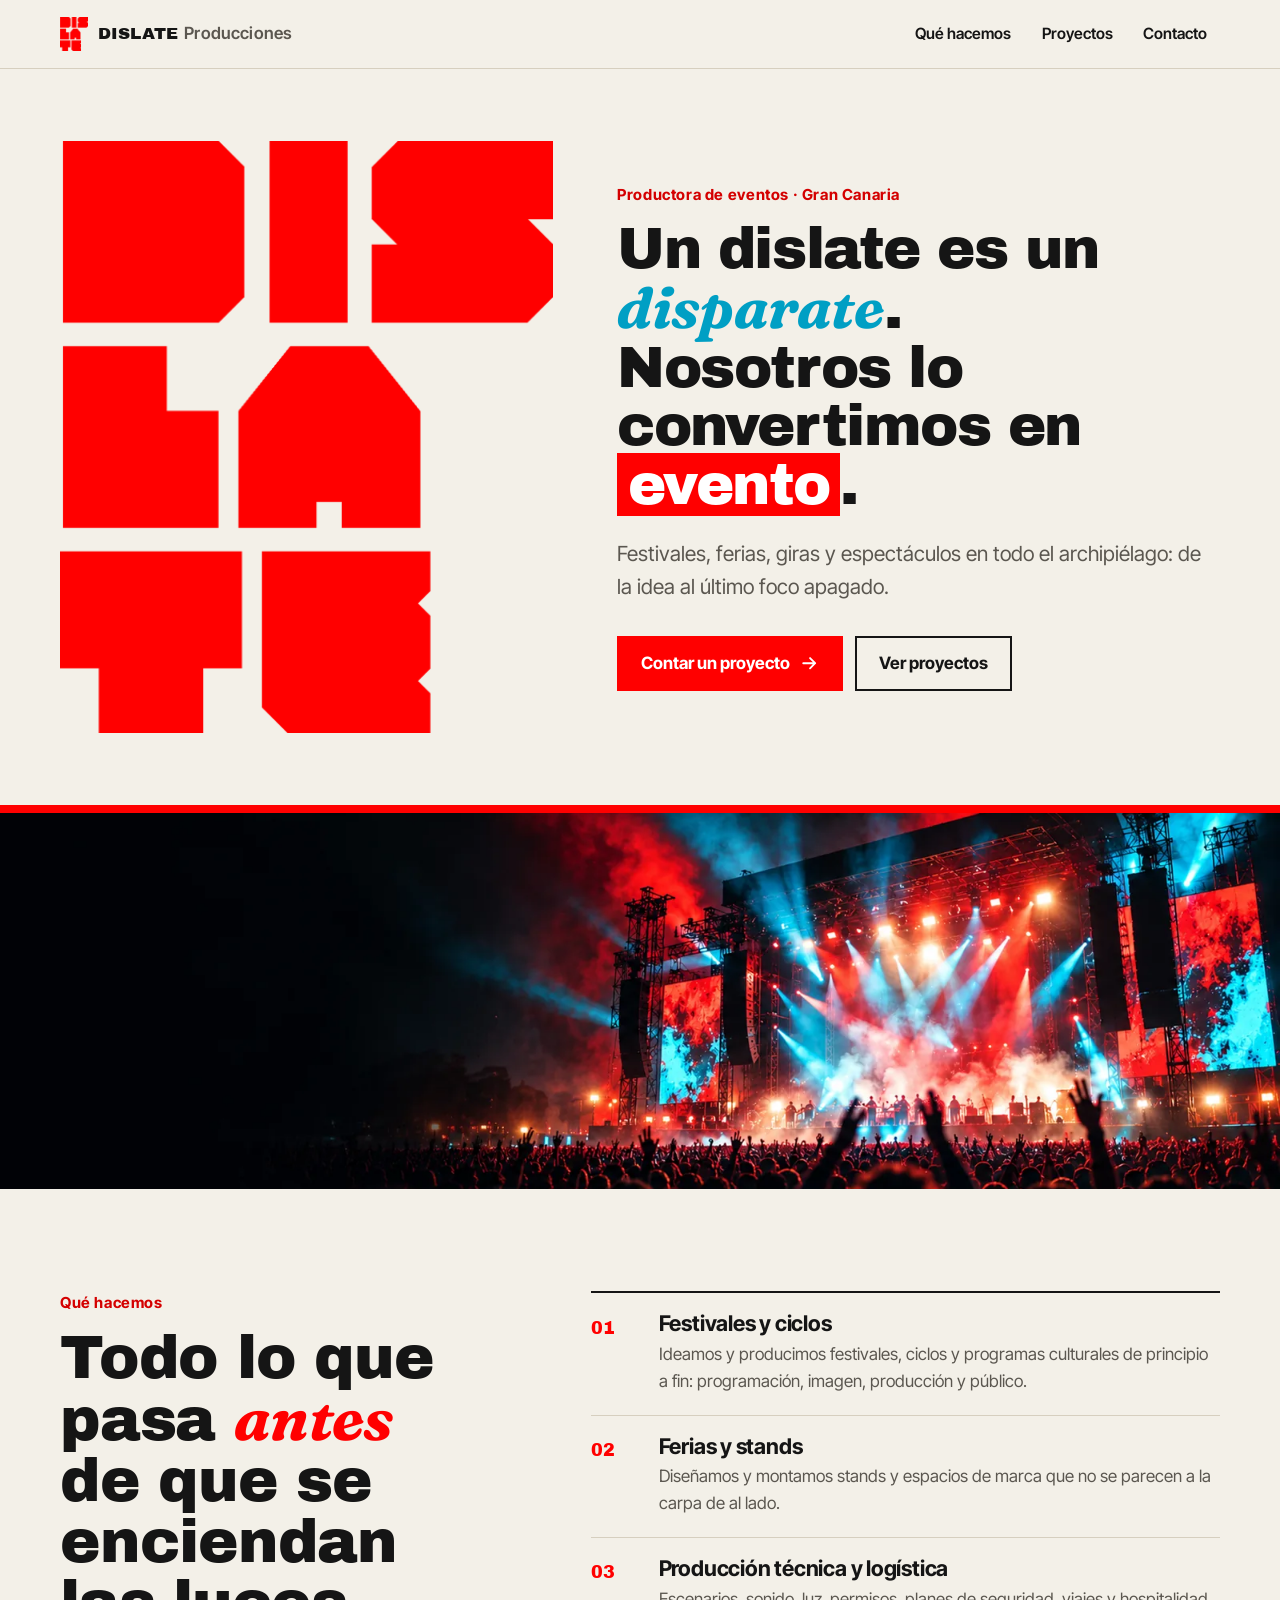
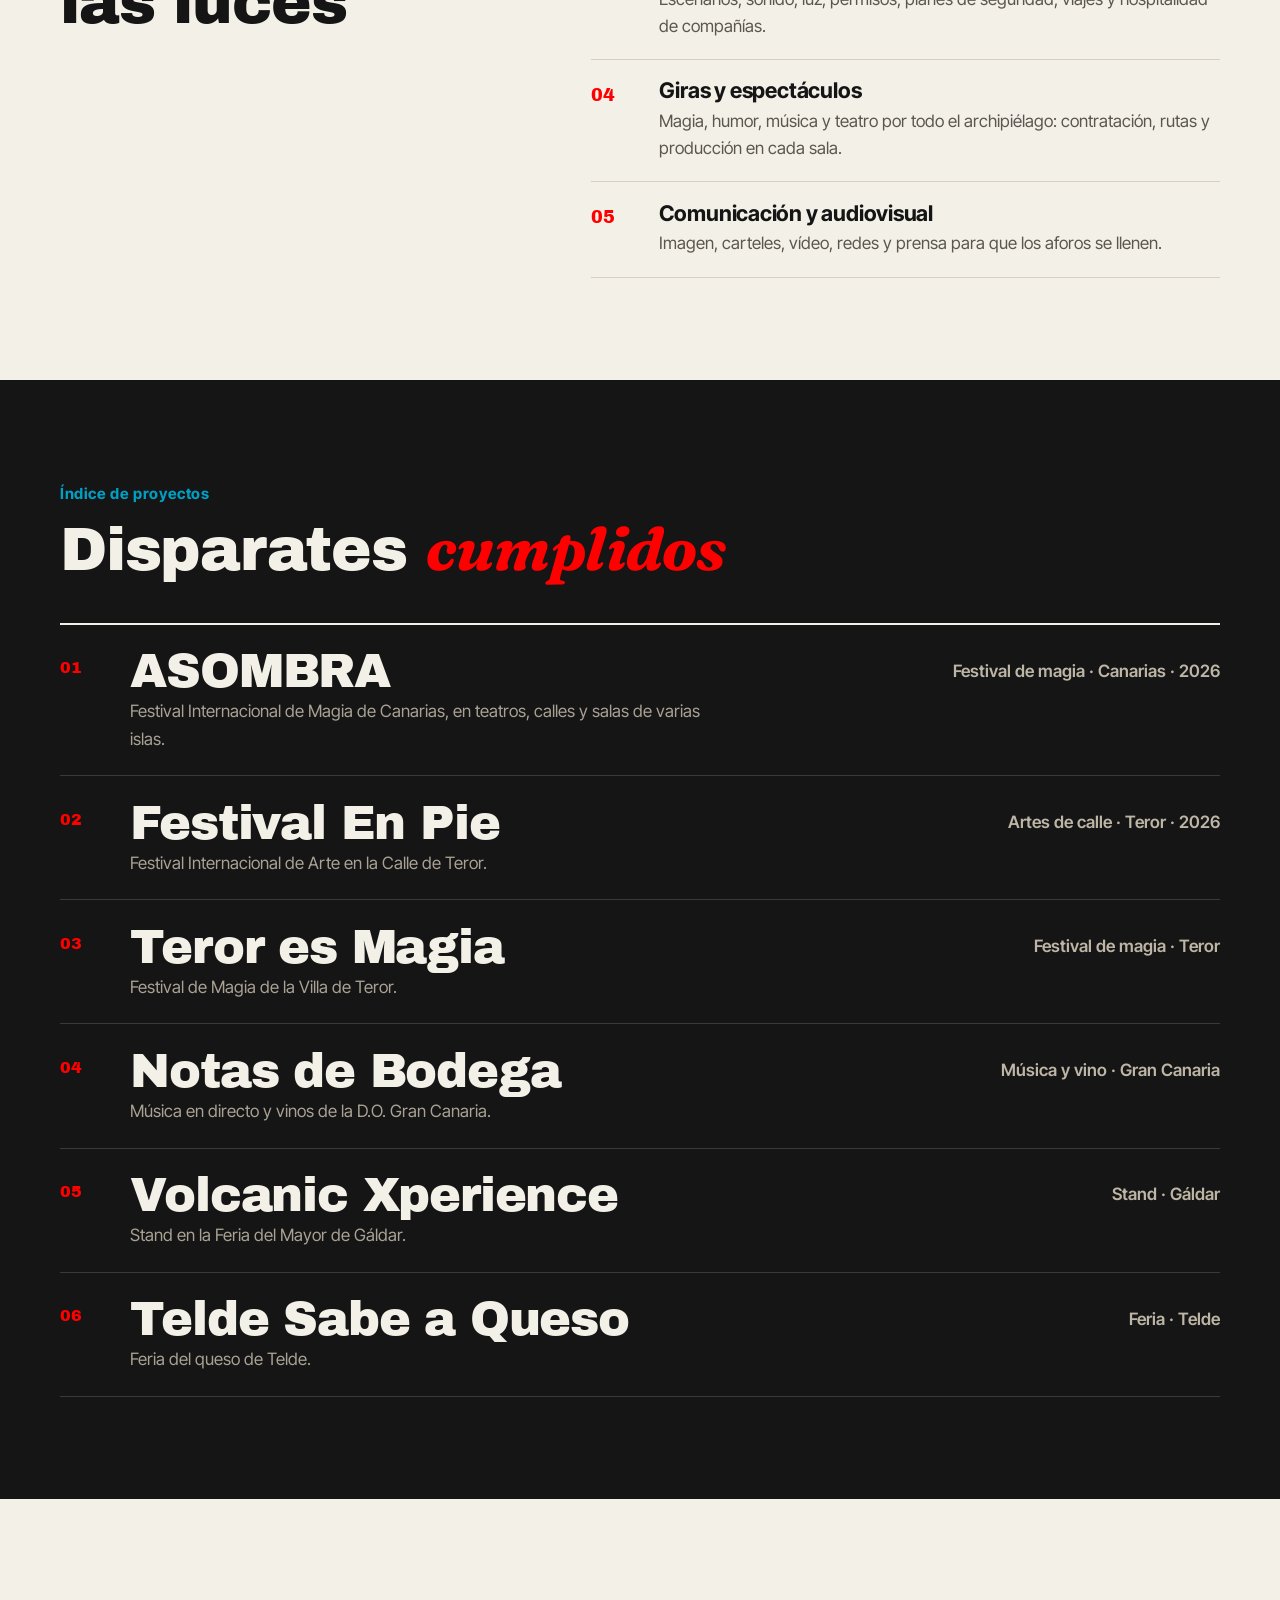
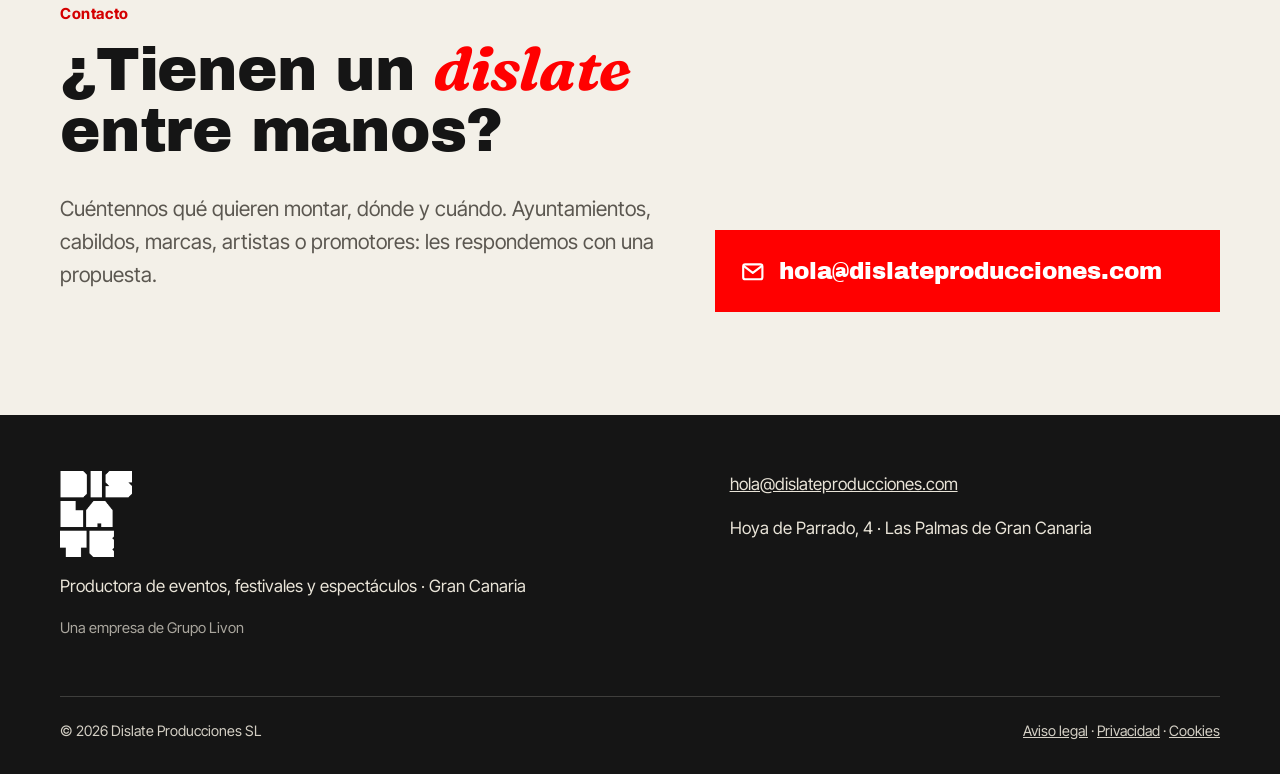
<file: index.html>
<!doctype html>
<html lang="es" class="sin-js">
<head>
<meta charset="utf-8">
<meta name="viewport" content="width=device-width, initial-scale=1">
<title>Dislate Producciones · Productora de eventos, festivales y espectáculos en Gran Canaria</title>
<meta name="description" content="Productora de eventos en Gran Canaria: festivales, ferias y stands, giras y espectáculos, producción técnica y comunicación en todo el archipiélago.">
<link rel="canonical" href="https://dislateproducciones.com/">
<meta name="theme-color" content="#ff0000">
<meta property="og:type" content="website">
<meta property="og:site_name" content="Dislate Producciones">
<meta property="og:locale" content="es_ES">
<meta property="og:title" content="Dislate Producciones · Productora de eventos, festivales y espectáculos en Gran Canaria">
<meta property="og:description" content="Productora de eventos en Gran Canaria: festivales, ferias y stands, giras y espectáculos, producción técnica y comunicación en todo el archipiélago.">
<meta property="og:url" content="https://dislateproducciones.com/">
<meta property="og:image" content="https://dislateproducciones.com/img/og.png">
<meta name="twitter:card" content="summary_large_image">
<link rel="icon" href="/favicon.svg" type="image/svg+xml">
<link rel="icon" href="/favicon.png" type="image/png">
<link rel="apple-touch-icon" href="/apple-touch-icon.png">
<link rel="manifest" href="/site.webmanifest">
<link rel="preload" href="/fonts/archivo-black-latin-400-normal.woff2" as="font" type="font/woff2" crossorigin>
<link rel="preload" href="/fonts/inter-tight-latin-400-normal.woff2" as="font" type="font/woff2" crossorigin>
<link rel="stylesheet" href="/css/estilos.css">
</head>
<body>
<a class="saltar" href="#contenido">Saltar al contenido</a>
<header class="nav">
  <div class="contenedor nav-fila">
    <a class="marca" href="/" aria-label="Dislate Producciones, ir al inicio"><img src="/img/logo-rojo.png" width="36" height="43" alt=""><span class="marca-txt">Dislate <i>Producciones</i></span></a>
    <button class="boton-menu" type="button" aria-controls="menu" aria-expanded="false"><span class="visualmente-oculto">Abrir menú</span><svg viewBox="0 0 24 24" fill="none" stroke="currentColor" stroke-width="2.2" stroke-linecap="round" aria-hidden="true"><path d="M4 7h16M4 12h16M4 17h16"/></svg></button>
    <ul class="menu" id="menu"><li><a href="/#hacemos">Qué hacemos</a></li><li><a href="/#proyectos">Proyectos</a></li><li><a href="/#contacto">Contacto</a></li></ul>
  </div>
</header>
<main id="contenido">
<section class="portada">
  <div class="contenedor portada-grid">
    <h1 class="portada-logo"><img src="/img/logo-rojo.png" width="600" height="719" alt="Dislate"><span class="visualmente-oculto">Dislate Producciones</span></h1>
    <div class="portada-txt">
      <p class="antetitulo">Productora de eventos · Gran Canaria</p>
      <p class="lema">Un dislate es un <em>disparate</em>.<br>Nosotros lo convertimos en <span>evento</span>.</p>
      <p class="entradilla">Festivales, ferias, giras y espectáculos en todo el archipiélago: de la idea al último foco apagado.</p>
      <div class="botones">
        <a class="boton boton-rojo" href="#contacto">Contar un proyecto <svg viewBox="0 0 24 24" fill="none" stroke="currentColor" stroke-width="2.2" stroke-linecap="round" stroke-linejoin="round" aria-hidden="true"><path d="M5 12h14M13 6l6 6-6 6"/></svg></a>
        <a class="boton boton-linea" href="#proyectos">Ver proyectos</a>
      </div>
    </div>
  </div>
  <div class="franja-foto"><img class="portada-foto" src="/img/fotos/escenario-800.webp" srcset="/img/fotos/escenario-800.webp 800w, /img/fotos/escenario-1600.webp 1600w" sizes="100vw" alt="Escenario de un festival iluminado en rojo y azul frente al público" loading="eager" decoding="async" fetchpriority="high"></div>
</section>

<section class="seccion" id="hacemos" aria-labelledby="t-hacemos">
  <div class="contenedor hacemos-grid">
    <div class="hacemos-cab"><p class="antetitulo">Qué hacemos</p><h2 id="t-hacemos">Todo lo que pasa <em>antes</em> de que se enciendan las luces</h2></div>
    <ol class="servicios"><li class="aparece"><h3>Festivales y ciclos</h3><p>Ideamos y producimos festivales, ciclos y programas culturales de principio a fin: programación, imagen, producción y público.</p></li><li class="aparece"><h3>Ferias y stands</h3><p>Diseñamos y montamos stands y espacios de marca que no se parecen a la carpa de al lado.</p></li><li class="aparece"><h3>Producción técnica y logística</h3><p>Escenarios, sonido, luz, permisos, planes de seguridad, viajes y hospitalidad de compañías.</p></li><li class="aparece"><h3>Giras y espectáculos</h3><p>Magia, humor, música y teatro por todo el archipiélago: contratación, rutas y producción en cada sala.</p></li><li class="aparece"><h3>Comunicación y audiovisual</h3><p>Imagen, carteles, vídeo, redes y prensa para que los aforos se llenen.</p></li></ol>
  </div>
</section>

<section class="seccion seccion-oscura" id="proyectos" aria-labelledby="t-proyectos">
  <div class="contenedor">
    <div class="cabecera-seccion"><p class="antetitulo">Índice de proyectos</p><h2 id="t-proyectos">Disparates <em>cumplidos</em></h2></div>
    <ol class="indice"><li class="fila aparece" style="--c:#111111">
      <a class="fila-enlace" href="https://festivalasombra.com" rel="noopener">
        <span class="fila-n" aria-hidden="true">01</span>
        <span class="fila-titulo">ASOMBRA</span>
        <span class="fila-meta">Festival de magia · Canarias · 2026</span>
        <span class="fila-texto">Festival Internacional de Magia de Canarias, en teatros, calles y salas de varias islas.</span>
        <span class="fila-visual" aria-hidden="false"><img class="fila-foto" src="/img/proyectos/asombra-800.webp" srcset="/img/proyectos/asombra-800.webp 800w, /img/proyectos/asombra-1600.webp 1600w" sizes="(min-width: 900px) 420px, 92vw" alt="Cartel de ASOMBRA, Festival Internacional de Magia de Canarias" loading="lazy" decoding="async"></span>
      </a></li><li class="fila aparece" style="--c:#009FC4">
      <a class="fila-enlace" href="https://festivalenpieteror.com" rel="noopener">
        <span class="fila-n" aria-hidden="true">02</span>
        <span class="fila-titulo">Festival En Pie</span>
        <span class="fila-meta">Artes de calle · Teror · 2026</span>
        <span class="fila-texto">Festival Internacional de Arte en la Calle de Teror.</span>
        <span class="fila-visual" aria-hidden="false"><img class="fila-foto" src="/img/proyectos/en-pie-teror-800.webp" srcset="/img/proyectos/en-pie-teror-800.webp 800w, /img/proyectos/en-pie-teror-1600.webp 1600w" sizes="(min-width: 900px) 420px, 92vw" alt="Acróbata aérea sobre una gran esfera iluminada frente a la Basílica de Teror" loading="lazy" decoding="async"></span>
      </a></li><li class="fila aparece" style="--c:#333333">
      <a class="fila-enlace" href="https://teroresmagia.es" rel="noopener">
        <span class="fila-n" aria-hidden="true">03</span>
        <span class="fila-titulo">Teror es Magia</span>
        <span class="fila-meta">Festival de magia · Teror</span>
        <span class="fila-texto">Festival de Magia de la Villa de Teror.</span>
        <span class="fila-visual" aria-hidden="false"><img class="fila-foto" src="/img/proyectos/teror-es-magia-800.webp" srcset="/img/proyectos/teror-es-magia-800.webp 800w, /img/proyectos/teror-es-magia-1600.webp 1600w" sizes="(min-width: 900px) 420px, 92vw" alt="Espectáculo de calle «La Máquina» en la Plaza de Sintes de Teror" loading="lazy" decoding="async"></span>
      </a></li><li class="fila aparece" style="--c:#7a1f3d">
      <a class="fila-enlace" href="https://notasdebodega.es" rel="noopener">
        <span class="fila-n" aria-hidden="true">04</span>
        <span class="fila-titulo">Notas de Bodega</span>
        <span class="fila-meta">Música y vino · Gran Canaria</span>
        <span class="fila-texto">Música en directo y vinos de la D.O. Gran Canaria.</span>
        <span class="fila-visual" aria-hidden="true"><span class="fila-bloque"></span></span>
      </a></li><li class="fila aparece" style="--c:#FF0000">
      <div class="fila-enlace">
        <span class="fila-n" aria-hidden="true">05</span>
        <span class="fila-titulo">Volcanic Xperience</span>
        <span class="fila-meta">Stand · Gáldar</span>
        <span class="fila-texto">Stand en la Feria del Mayor de Gáldar.</span>
        <span class="fila-visual" aria-hidden="true"><span class="fila-bloque"></span></span>
      </div></li><li class="fila aparece" style="--c:#F2B705">
      <div class="fila-enlace">
        <span class="fila-n" aria-hidden="true">06</span>
        <span class="fila-titulo">Telde Sabe a Queso</span>
        <span class="fila-meta">Feria · Telde</span>
        <span class="fila-texto">Feria del queso de Telde.</span>
        <span class="fila-visual" aria-hidden="true"><span class="fila-bloque"></span></span>
      </div></li></ol>
  </div>
</section>

<section class="seccion contacto" id="contacto" aria-labelledby="t-contacto">
  <div class="contenedor contacto-grid aparece">
    <div><p class="antetitulo">Contacto</p><h2 id="t-contacto">¿Tienen un <em>dislate</em> entre manos?</h2>
    <p class="entradilla">Cuéntennos qué quieren montar, dónde y cuándo. Ayuntamientos, cabildos, marcas, artistas o promotores: les respondemos con una propuesta.</p></div>
    <a class="contacto-correo" href="mailto:hola@dislateproducciones.com?subject=Proyecto%20para%20Dislate"><svg viewBox="0 0 24 24" fill="none" stroke="currentColor" stroke-width="2" stroke-linecap="round" stroke-linejoin="round" aria-hidden="true"><rect x="3" y="5" width="18" height="14" rx="2"/><path d="m4 7 8 6 8-6"/></svg><span>hola@dislateproducciones.com</span></a>
  </div>
</section>
</main>
<footer class="pie">
  <div class="contenedor">
    <div class="pie-arriba">
      <div><img class="pie-logo" src="/img/logo-blanco.png" width="90" height="108" alt="Dislate Producciones" loading="lazy">
      <p>Productora de eventos, festivales y espectáculos · Gran Canaria</p>
      <p class="pie-grupo">Una empresa de Grupo Livon</p></div>
      <div><p><a href="mailto:hola@dislateproducciones.com">hola@dislateproducciones.com</a></p>
      <p>Hoya de Parrado, 4 · Las Palmas de Gran Canaria</p></div>
    </div>
    <div class="pie-base">
      <span>© <span id="anio">2026</span> Dislate Producciones SL</span>
      <span><a href="/aviso-legal">Aviso legal</a> · <a href="/privacidad">Privacidad</a> · <a href="/cookies">Cookies</a></span>
    </div>
  </div>
</footer>
<script src="/js/main.js" defer></script>
<script type="application/ld+json">{"@context": "https://schema.org", "@type": "Organization", "name": "Dislate Producciones SL", "alternateName": "Dislate", "url": "https://dislateproducciones.com/", "email": "hola@dislateproducciones.com", "taxID": "B22534796", "description": "Productora de eventos, festivales y espectáculos en Canarias.", "areaServed": "Canarias", "address": {"@type": "PostalAddress", "streetAddress": "Hoya de Parrado, 4", "postalCode": "35017", "addressLocality": "Las Palmas de Gran Canaria", "addressCountry": "ES"}}</script>
</body>
</html>
</file>
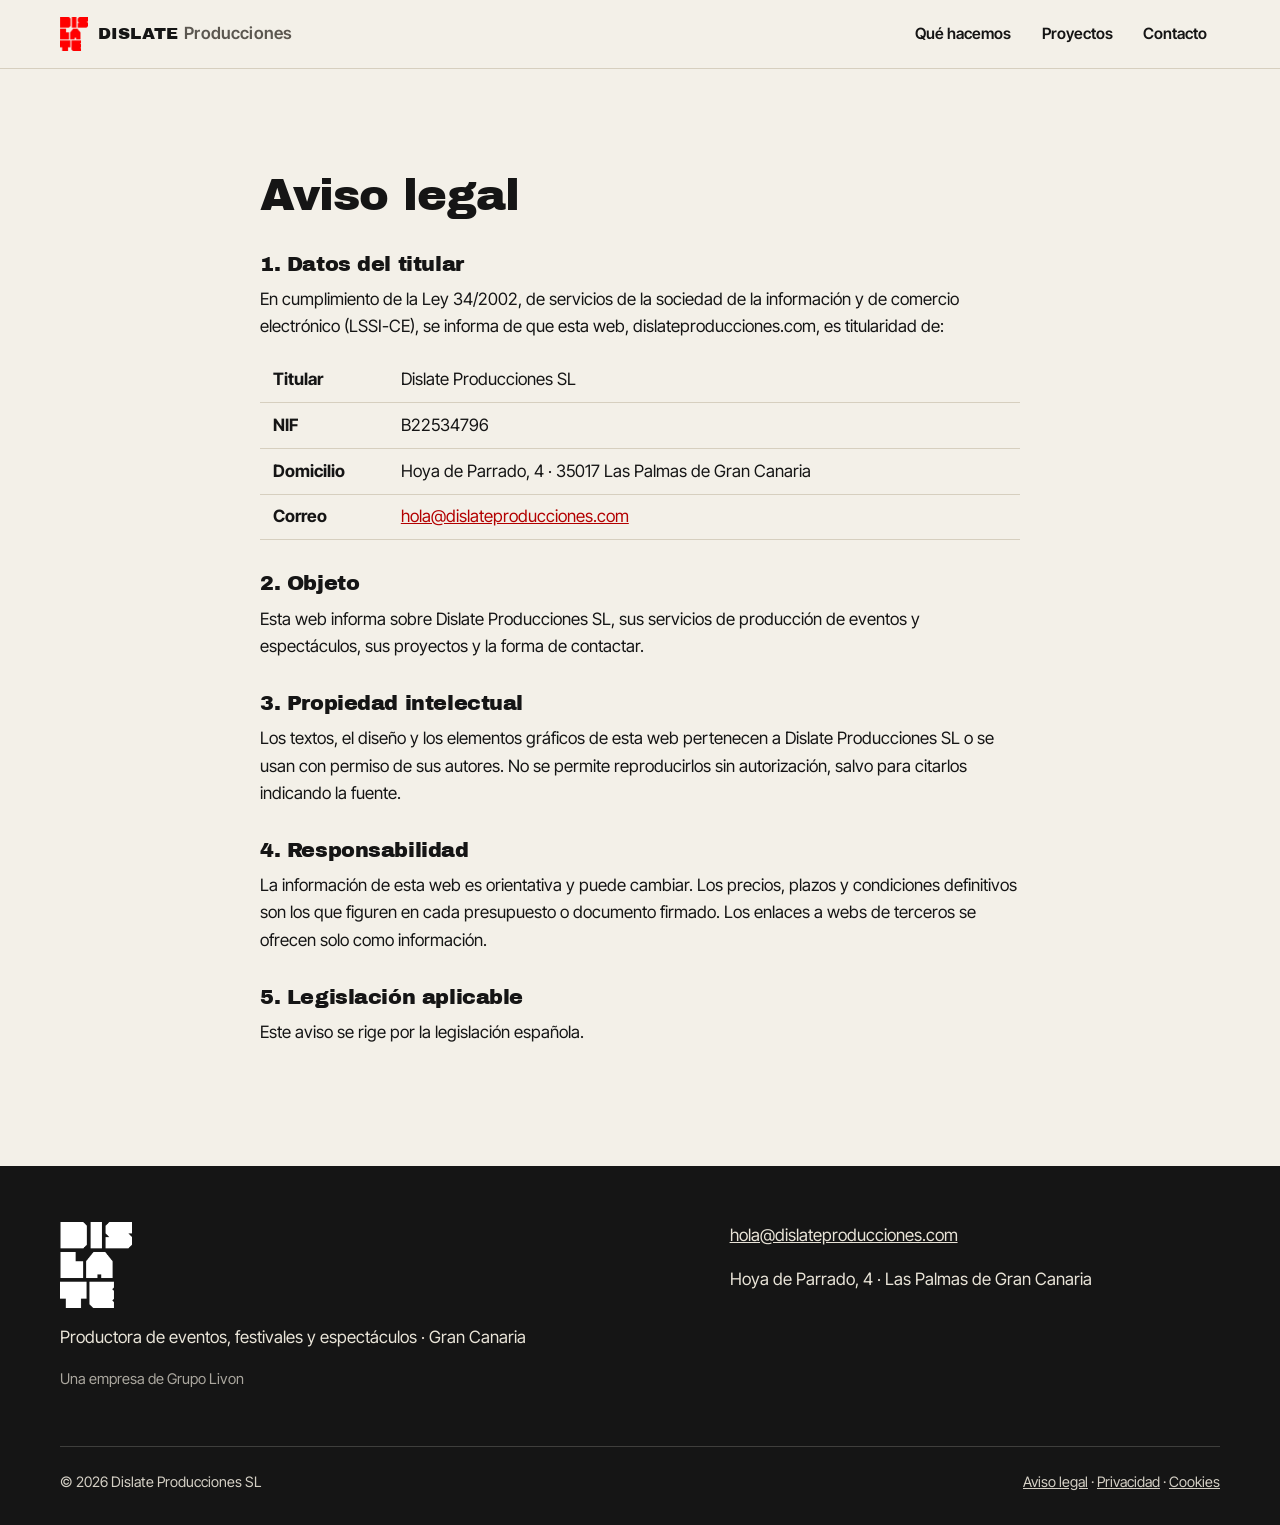
<file: aviso-legal.html>
<!doctype html>
<html lang="es" class="sin-js">
<head>
<meta charset="utf-8">
<meta name="viewport" content="width=device-width, initial-scale=1">
<title>Aviso legal · Dislate Producciones</title>
<meta name="description" content="Aviso legal de la web de Dislate Producciones.">
<link rel="canonical" href="https://dislateproducciones.com/aviso-legal">
<meta name="theme-color" content="#ff0000">
<meta property="og:type" content="website">
<meta property="og:site_name" content="Dislate Producciones">
<meta property="og:locale" content="es_ES">
<meta property="og:title" content="Aviso legal · Dislate Producciones">
<meta property="og:description" content="Aviso legal de la web de Dislate Producciones.">
<meta property="og:url" content="https://dislateproducciones.com/aviso-legal">
<meta property="og:image" content="https://dislateproducciones.com/img/og.png">
<meta name="twitter:card" content="summary_large_image">
<link rel="icon" href="/favicon.svg" type="image/svg+xml">
<link rel="icon" href="/favicon.png" type="image/png">
<link rel="apple-touch-icon" href="/apple-touch-icon.png">
<link rel="manifest" href="/site.webmanifest">
<link rel="preload" href="/fonts/archivo-black-latin-400-normal.woff2" as="font" type="font/woff2" crossorigin>
<link rel="preload" href="/fonts/inter-tight-latin-400-normal.woff2" as="font" type="font/woff2" crossorigin>
<link rel="stylesheet" href="/css/estilos.css">
</head>
<body>
<a class="saltar" href="#contenido">Saltar al contenido</a>
<header class="nav">
  <div class="contenedor nav-fila">
    <a class="marca" href="/" aria-label="Dislate Producciones, ir al inicio"><img src="/img/logo-rojo.png" width="36" height="43" alt=""><span class="marca-txt">Dislate <i>Producciones</i></span></a>
    <button class="boton-menu" type="button" aria-controls="menu" aria-expanded="false"><span class="visualmente-oculto">Abrir menú</span><svg viewBox="0 0 24 24" fill="none" stroke="currentColor" stroke-width="2.2" stroke-linecap="round" aria-hidden="true"><path d="M4 7h16M4 12h16M4 17h16"/></svg></button>
    <ul class="menu" id="menu"><li><a href="/#hacemos">Qué hacemos</a></li><li><a href="/#proyectos">Proyectos</a></li><li><a href="/#contacto">Contacto</a></li></ul>
  </div>
</header>
<main id="contenido">
<section class="seccion legal"><div class="contenedor estrecho"><h1>Aviso legal</h1><h2>1. Datos del titular</h2>
<p>En cumplimiento de la Ley 34/2002, de servicios de la sociedad de la información y de comercio electrónico (LSSI-CE), se informa de que esta web, dislateproducciones.com, es titularidad de:</p>
<table class="tabla-legal">
<tr><th scope="row">Titular</th><td>Dislate Producciones SL</td></tr>
<tr><th scope="row">NIF</th><td>B22534796</td></tr>
<tr><th scope="row">Domicilio</th><td>Hoya de Parrado, 4 · 35017 Las Palmas de Gran Canaria</td></tr>
<tr><th scope="row">Correo</th><td><a href="mailto:hola@dislateproducciones.com">hola@dislateproducciones.com</a></td></tr>

</table>
<h2>2. Objeto</h2>
<p>Esta web informa sobre Dislate Producciones SL, sus servicios de producción de eventos y espectáculos, sus proyectos y la forma de contactar.</p>
<h2>3. Propiedad intelectual</h2>
<p>Los textos, el diseño y los elementos gráficos de esta web pertenecen a Dislate Producciones SL o se usan con permiso de sus autores. No se permite reproducirlos sin autorización, salvo para citarlos indicando la fuente.</p>
<h2>4. Responsabilidad</h2>
<p>La información de esta web es orientativa y puede cambiar. Los precios, plazos y condiciones definitivos son los que figuren en cada presupuesto o documento firmado. Los enlaces a webs de terceros se ofrecen solo como información.</p>
<h2>5. Legislación aplicable</h2>
<p>Este aviso se rige por la legislación española.</p></div></section>
</main>
<footer class="pie">
  <div class="contenedor">
    <div class="pie-arriba">
      <div><img class="pie-logo" src="/img/logo-blanco.png" width="90" height="108" alt="Dislate Producciones" loading="lazy">
      <p>Productora de eventos, festivales y espectáculos · Gran Canaria</p>
      <p class="pie-grupo">Una empresa de Grupo Livon</p></div>
      <div><p><a href="mailto:hola@dislateproducciones.com">hola@dislateproducciones.com</a></p>
      <p>Hoya de Parrado, 4 · Las Palmas de Gran Canaria</p></div>
    </div>
    <div class="pie-base">
      <span>© <span id="anio">2026</span> Dislate Producciones SL</span>
      <span><a href="/aviso-legal">Aviso legal</a> · <a href="/privacidad">Privacidad</a> · <a href="/cookies">Cookies</a></span>
    </div>
  </div>
</footer>
<script src="/js/main.js" defer></script>

</body>
</html>
</file>
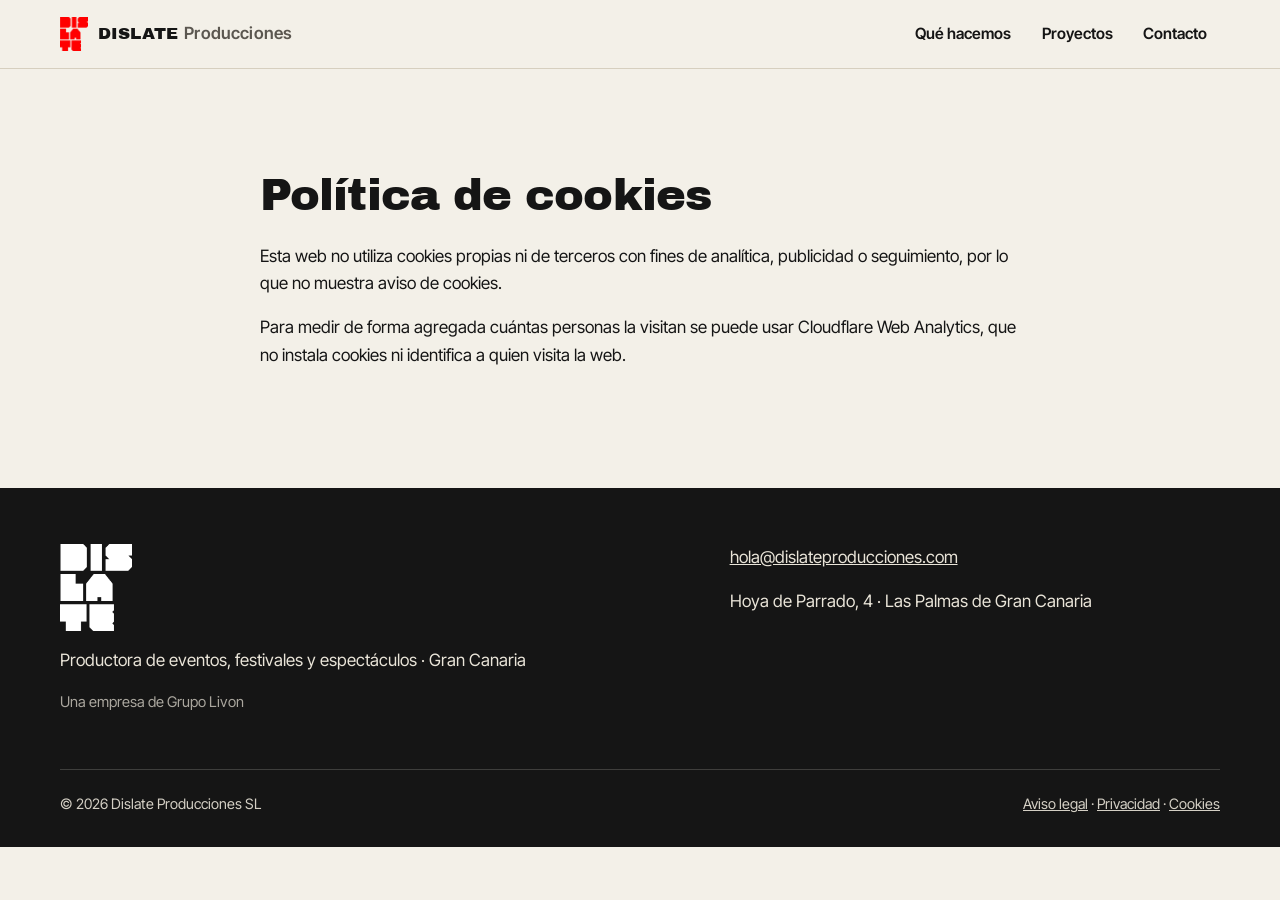
<file: cookies.html>
<!doctype html>
<html lang="es" class="sin-js">
<head>
<meta charset="utf-8">
<meta name="viewport" content="width=device-width, initial-scale=1">
<title>Política de cookies · Dislate Producciones</title>
<meta name="description" content="Política de cookies de la web de Dislate Producciones.">
<link rel="canonical" href="https://dislateproducciones.com/cookies">
<meta name="theme-color" content="#ff0000">
<meta property="og:type" content="website">
<meta property="og:site_name" content="Dislate Producciones">
<meta property="og:locale" content="es_ES">
<meta property="og:title" content="Política de cookies · Dislate Producciones">
<meta property="og:description" content="Política de cookies de la web de Dislate Producciones.">
<meta property="og:url" content="https://dislateproducciones.com/cookies">
<meta property="og:image" content="https://dislateproducciones.com/img/og.png">
<meta name="twitter:card" content="summary_large_image">
<link rel="icon" href="/favicon.svg" type="image/svg+xml">
<link rel="icon" href="/favicon.png" type="image/png">
<link rel="apple-touch-icon" href="/apple-touch-icon.png">
<link rel="manifest" href="/site.webmanifest">
<link rel="preload" href="/fonts/archivo-black-latin-400-normal.woff2" as="font" type="font/woff2" crossorigin>
<link rel="preload" href="/fonts/inter-tight-latin-400-normal.woff2" as="font" type="font/woff2" crossorigin>
<link rel="stylesheet" href="/css/estilos.css">
</head>
<body>
<a class="saltar" href="#contenido">Saltar al contenido</a>
<header class="nav">
  <div class="contenedor nav-fila">
    <a class="marca" href="/" aria-label="Dislate Producciones, ir al inicio"><img src="/img/logo-rojo.png" width="36" height="43" alt=""><span class="marca-txt">Dislate <i>Producciones</i></span></a>
    <button class="boton-menu" type="button" aria-controls="menu" aria-expanded="false"><span class="visualmente-oculto">Abrir menú</span><svg viewBox="0 0 24 24" fill="none" stroke="currentColor" stroke-width="2.2" stroke-linecap="round" aria-hidden="true"><path d="M4 7h16M4 12h16M4 17h16"/></svg></button>
    <ul class="menu" id="menu"><li><a href="/#hacemos">Qué hacemos</a></li><li><a href="/#proyectos">Proyectos</a></li><li><a href="/#contacto">Contacto</a></li></ul>
  </div>
</header>
<main id="contenido">
<section class="seccion legal"><div class="contenedor estrecho"><h1>Política de cookies</h1><p>Esta web no utiliza cookies propias ni de terceros con fines de analítica, publicidad o seguimiento, por lo que no muestra aviso de cookies.</p>
<p>Para medir de forma agregada cuántas personas la visitan se puede usar Cloudflare Web Analytics, que no instala cookies ni identifica a quien visita la web.</p></div></section>
</main>
<footer class="pie">
  <div class="contenedor">
    <div class="pie-arriba">
      <div><img class="pie-logo" src="/img/logo-blanco.png" width="90" height="108" alt="Dislate Producciones" loading="lazy">
      <p>Productora de eventos, festivales y espectáculos · Gran Canaria</p>
      <p class="pie-grupo">Una empresa de Grupo Livon</p></div>
      <div><p><a href="mailto:hola@dislateproducciones.com">hola@dislateproducciones.com</a></p>
      <p>Hoya de Parrado, 4 · Las Palmas de Gran Canaria</p></div>
    </div>
    <div class="pie-base">
      <span>© <span id="anio">2026</span> Dislate Producciones SL</span>
      <span><a href="/aviso-legal">Aviso legal</a> · <a href="/privacidad">Privacidad</a> · <a href="/cookies">Cookies</a></span>
    </div>
  </div>
</footer>
<script src="/js/main.js" defer></script>

</body>
</html>
</file>
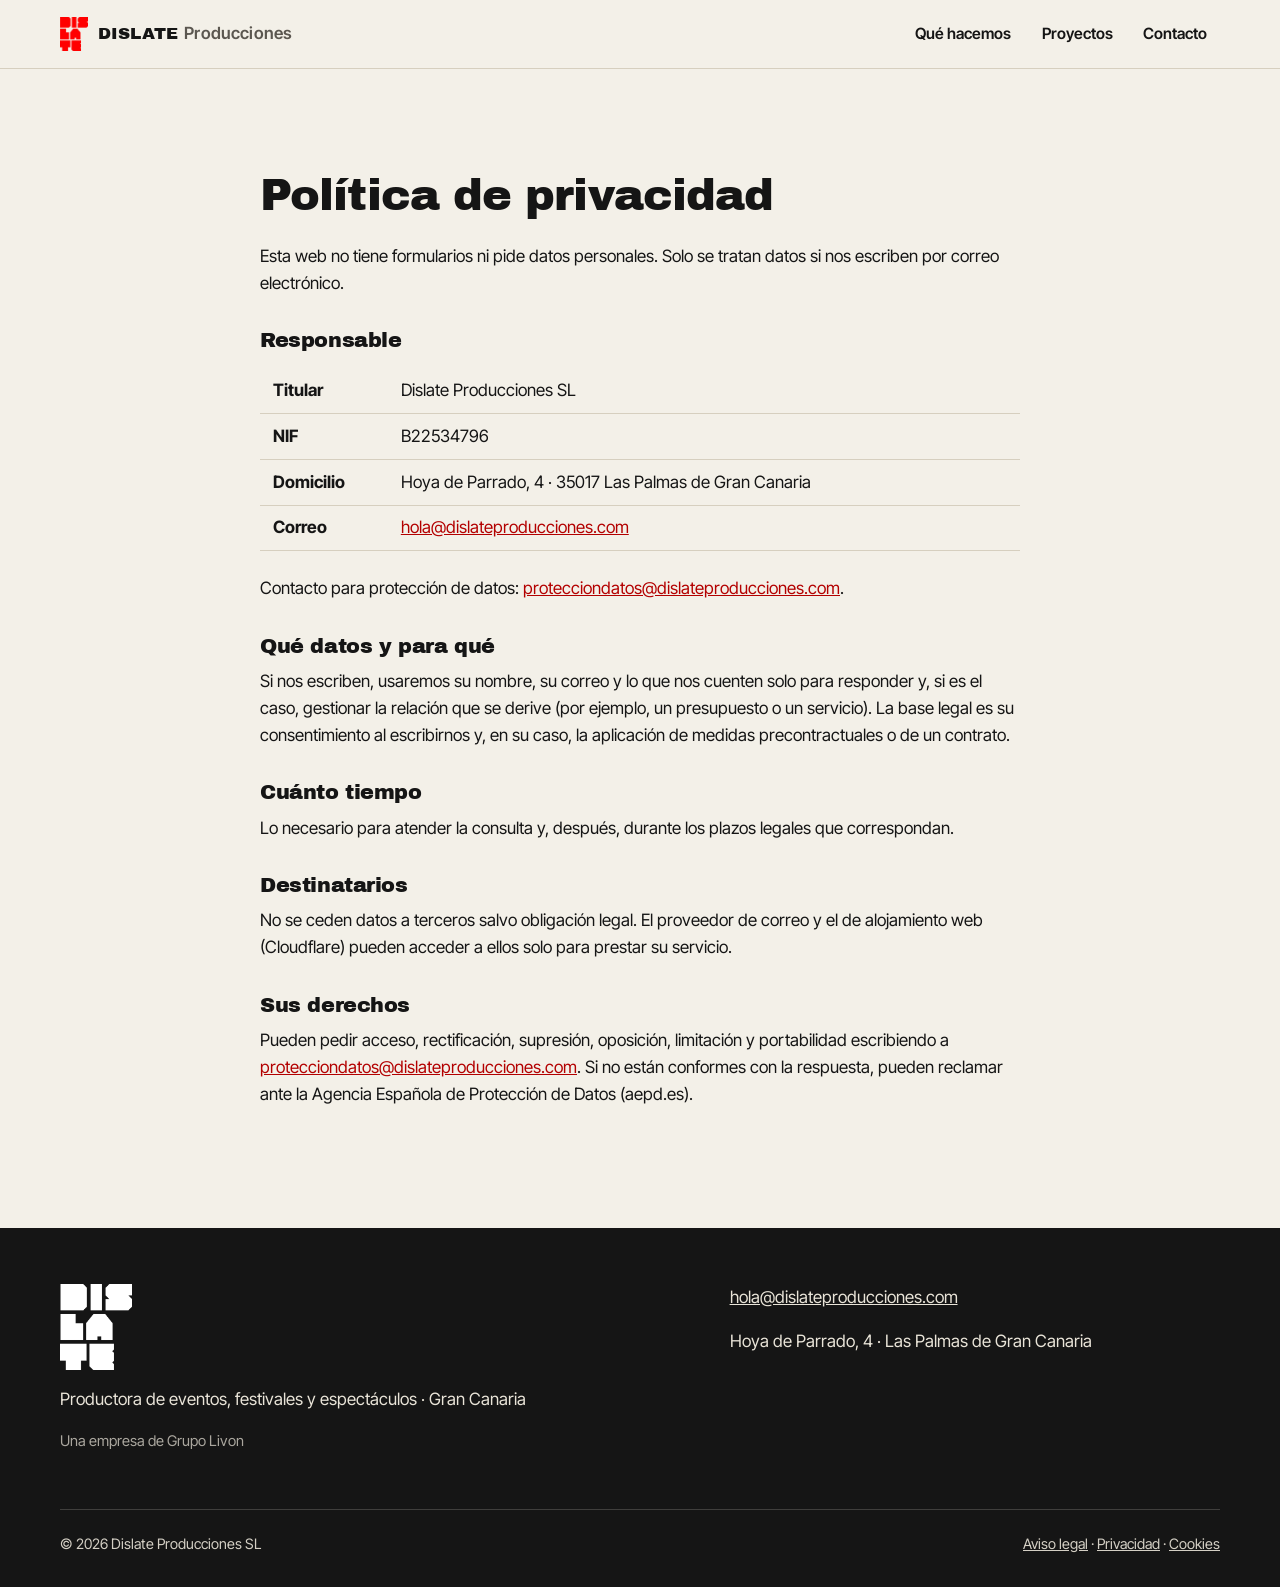
<file: privacidad.html>
<!doctype html>
<html lang="es" class="sin-js">
<head>
<meta charset="utf-8">
<meta name="viewport" content="width=device-width, initial-scale=1">
<title>Política de privacidad · Dislate Producciones</title>
<meta name="description" content="Política de privacidad de la web de Dislate Producciones.">
<link rel="canonical" href="https://dislateproducciones.com/privacidad">
<meta name="theme-color" content="#ff0000">
<meta property="og:type" content="website">
<meta property="og:site_name" content="Dislate Producciones">
<meta property="og:locale" content="es_ES">
<meta property="og:title" content="Política de privacidad · Dislate Producciones">
<meta property="og:description" content="Política de privacidad de la web de Dislate Producciones.">
<meta property="og:url" content="https://dislateproducciones.com/privacidad">
<meta property="og:image" content="https://dislateproducciones.com/img/og.png">
<meta name="twitter:card" content="summary_large_image">
<link rel="icon" href="/favicon.svg" type="image/svg+xml">
<link rel="icon" href="/favicon.png" type="image/png">
<link rel="apple-touch-icon" href="/apple-touch-icon.png">
<link rel="manifest" href="/site.webmanifest">
<link rel="preload" href="/fonts/archivo-black-latin-400-normal.woff2" as="font" type="font/woff2" crossorigin>
<link rel="preload" href="/fonts/inter-tight-latin-400-normal.woff2" as="font" type="font/woff2" crossorigin>
<link rel="stylesheet" href="/css/estilos.css">
</head>
<body>
<a class="saltar" href="#contenido">Saltar al contenido</a>
<header class="nav">
  <div class="contenedor nav-fila">
    <a class="marca" href="/" aria-label="Dislate Producciones, ir al inicio"><img src="/img/logo-rojo.png" width="36" height="43" alt=""><span class="marca-txt">Dislate <i>Producciones</i></span></a>
    <button class="boton-menu" type="button" aria-controls="menu" aria-expanded="false"><span class="visualmente-oculto">Abrir menú</span><svg viewBox="0 0 24 24" fill="none" stroke="currentColor" stroke-width="2.2" stroke-linecap="round" aria-hidden="true"><path d="M4 7h16M4 12h16M4 17h16"/></svg></button>
    <ul class="menu" id="menu"><li><a href="/#hacemos">Qué hacemos</a></li><li><a href="/#proyectos">Proyectos</a></li><li><a href="/#contacto">Contacto</a></li></ul>
  </div>
</header>
<main id="contenido">
<section class="seccion legal"><div class="contenedor estrecho"><h1>Política de privacidad</h1><p>Esta web no tiene formularios ni pide datos personales. Solo se tratan datos si nos escriben por correo electrónico.</p>
<h2>Responsable</h2>
<table class="tabla-legal">
<tr><th scope="row">Titular</th><td>Dislate Producciones SL</td></tr>
<tr><th scope="row">NIF</th><td>B22534796</td></tr>
<tr><th scope="row">Domicilio</th><td>Hoya de Parrado, 4 · 35017 Las Palmas de Gran Canaria</td></tr>
<tr><th scope="row">Correo</th><td><a href="mailto:hola@dislateproducciones.com">hola@dislateproducciones.com</a></td></tr>

</table>
<p>Contacto para protección de datos: <a href="mailto:protecciondatos@dislateproducciones.com">protecciondatos@dislateproducciones.com</a>.</p>
<h2>Qué datos y para qué</h2>
<p>Si nos escriben, usaremos su nombre, su correo y lo que nos cuenten solo para responder y, si es el caso, gestionar la relación que se derive (por ejemplo, un presupuesto o un servicio). La base legal es su consentimiento al escribirnos y, en su caso, la aplicación de medidas precontractuales o de un contrato.</p>
<h2>Cuánto tiempo</h2>
<p>Lo necesario para atender la consulta y, después, durante los plazos legales que correspondan.</p>
<h2>Destinatarios</h2>
<p>No se ceden datos a terceros salvo obligación legal. El proveedor de correo y el de alojamiento web (Cloudflare) pueden acceder a ellos solo para prestar su servicio.</p>
<h2>Sus derechos</h2>
<p>Pueden pedir acceso, rectificación, supresión, oposición, limitación y portabilidad escribiendo a <a href="mailto:protecciondatos@dislateproducciones.com">protecciondatos@dislateproducciones.com</a>. Si no están conformes con la respuesta, pueden reclamar ante la Agencia Española de Protección de Datos (aepd.es).</p></div></section>
</main>
<footer class="pie">
  <div class="contenedor">
    <div class="pie-arriba">
      <div><img class="pie-logo" src="/img/logo-blanco.png" width="90" height="108" alt="Dislate Producciones" loading="lazy">
      <p>Productora de eventos, festivales y espectáculos · Gran Canaria</p>
      <p class="pie-grupo">Una empresa de Grupo Livon</p></div>
      <div><p><a href="mailto:hola@dislateproducciones.com">hola@dislateproducciones.com</a></p>
      <p>Hoya de Parrado, 4 · Las Palmas de Gran Canaria</p></div>
    </div>
    <div class="pie-base">
      <span>© <span id="anio">2026</span> Dislate Producciones SL</span>
      <span><a href="/aviso-legal">Aviso legal</a> · <a href="/privacidad">Privacidad</a> · <a href="/cookies">Cookies</a></span>
    </div>
  </div>
</footer>
<script src="/js/main.js" defer></script>

</body>
</html>
</file>
<file: css/estilos.css>
/* ---- Base común (no tocar aquí los colores: van en tema.css) ---- */
*,*::before,*::after{box-sizing:border-box}
html{-webkit-text-size-adjust:100%;scroll-behavior:smooth}
@media (prefers-reduced-motion:reduce){html{scroll-behavior:auto}*,*::before,*::after{animation:none!important;transition:none!important}}
body{margin:0;background:var(--fondo);color:var(--tinta);font-family:var(--letra);font-size:1.0625rem;line-height:1.6;text-rendering:optimizeLegibility;-webkit-font-smoothing:antialiased}
img,svg{display:block;max-width:100%}
a{color:var(--enlace)}
a:hover{text-decoration-thickness:2px}
h1,h2,h3{font-family:var(--letra-titulo);line-height:1.1;margin:0 0 .5em;text-wrap:balance}
p{margin:0 0 1em}
:focus-visible{outline:3px solid var(--foco);outline-offset:3px;border-radius:4px}
.contenedor{width:min(100% - 2rem,1160px);margin-inline:auto}
.estrecho{width:min(100% - 2rem,760px)}
.visualmente-oculto{position:absolute!important;width:1px;height:1px;overflow:hidden;clip:rect(0 0 0 0);white-space:nowrap}
.saltar{position:absolute;left:1rem;top:-4rem;z-index:100;background:var(--tinta);color:var(--fondo);padding:.6rem 1rem;border-radius:6px}
.saltar:focus{top:1rem}
.seccion{padding:clamp(3.5rem,8vw,6.5rem) 0}
.antetitulo{font-size:.82rem;font-weight:700;letter-spacing:.08em;text-transform:uppercase;margin:0 0 .8rem}
.entradilla{font-size:clamp(1.1rem,2vw,1.3rem);max-width:62ch}
.boton{display:inline-flex;align-items:center;gap:.55rem;min-height:48px;padding:.75rem 1.35rem;border-radius:var(--radio-boton,999px);font-weight:700;text-decoration:none;border:2px solid transparent;cursor:pointer;transition:transform .15s,background-color .15s,color .15s}
.boton svg{width:1.2em;height:1.2em}
.boton:hover{transform:translateY(-1px)}
.botones{display:flex;flex-wrap:wrap;gap:.8rem}
/* Navegación */
.nav{position:sticky;top:0;z-index:50;background:var(--nav-fondo);backdrop-filter:saturate(1.4) blur(10px);border-bottom:1px solid var(--linea)}
.nav-fila{display:flex;align-items:center;justify-content:space-between;gap:1rem;min-height:68px}
.marca{display:flex;align-items:center;gap:.6rem;text-decoration:none;color:inherit;font-weight:800}
.menu{display:flex;gap:.3rem;list-style:none;margin:0;padding:0}
.menu a{display:block;padding:.55rem .8rem;border-radius:8px;color:var(--tinta);text-decoration:none;font-weight:600;font-size:.97rem}
.menu a:hover,.menu a[aria-current=page]{background:var(--menu-activo)}
.boton-menu{display:none;background:none;border:0;color:var(--tinta);width:48px;height:48px;padding:10px;cursor:pointer}
@media (max-width:820px){
  .boton-menu{display:block}
  .menu{position:absolute;inset:100% 0 auto 0;flex-direction:column;background:var(--fondo);border-bottom:1px solid var(--linea);padding:.6rem 1rem 1rem;display:none}
  .menu.abierto{display:flex}
  .sin-js .menu{display:flex;position:static;flex-direction:row;flex-wrap:wrap}
  .menu a{padding:.8rem}
}
/* Aparición */
.aparece{opacity:1}
html:not(.sin-js) .aparece{opacity:0;transform:translateY(14px);transition:opacity .6s ease,transform .6s ease}
html:not(.sin-js) .aparece.visible{opacity:1;transform:none}
@media (prefers-reduced-motion:reduce){html:not(.sin-js) .aparece{opacity:1;transform:none}}
/* Pie */
.pie{padding:3.5rem 0 2rem;background:var(--pie-fondo);color:var(--pie-tinta)}
.pie a{color:inherit}
.pie-base{display:flex;flex-wrap:wrap;justify-content:space-between;gap:.6rem 1.5rem;margin-top:2.5rem;padding-top:1.4rem;border-top:1px solid color-mix(in srgb,currentColor 22%,transparent);font-size:.9rem;opacity:.9}
/* Legales y error */
.legal h1{font-size:clamp(2rem,4vw,2.8rem)}
.legal h2{font-size:1.3rem;margin-top:2rem}
.tabla-legal{border-collapse:collapse;margin:1rem 0 1.5rem;width:100%}
.tabla-legal th,.tabla-legal td{text-align:left;padding:.55rem .8rem;border-bottom:1px solid var(--linea);vertical-align:top}
.tabla-legal th{width:8rem;font-weight:700}
.error{text-align:center;min-height:55vh;display:grid;place-items:center}
.error h1{font-size:clamp(2rem,5vw,3.2rem)}

/* ---- Dislate: papel, rojo #FF0000, turquesa #009FC4 y carbón #333333 ---- */
@font-face{font-family:"Archivo Black";font-weight:400;font-display:swap;src:url(/fonts/archivo-black-latin-400-normal.woff2) format("woff2")}
@font-face{font-family:"Fraunces";font-weight:700;font-style:italic;font-display:swap;src:url(/fonts/fraunces-latin-700-italic.woff2) format("woff2")}
@font-face{font-family:"Inter Tight";font-weight:400;font-display:swap;src:url(/fonts/inter-tight-latin-400-normal.woff2) format("woff2")}
@font-face{font-family:"Inter Tight";font-weight:600;font-display:swap;src:url(/fonts/inter-tight-latin-600-normal.woff2) format("woff2")}
@font-face{font-family:"Inter Tight";font-weight:700;font-display:swap;src:url(/fonts/inter-tight-latin-700-normal.woff2) format("woff2")}
:root{
  --rojo:#ff0000;--rojo-osc:#d40000;--turquesa:#009fc4;--carbon:#333333;--negro:#151515;--papel:#f3f0e8;--papel-2:#e9e4d8;--suave:#5b5750;
  --fondo:var(--papel);--tinta:var(--negro);--enlace:#b30000;--foco:var(--turquesa);--linea:#d6cfbf;
  --letra:"Inter Tight",system-ui,sans-serif;--letra-titulo:"Archivo Black","Inter Tight",system-ui,sans-serif;
  --nav-fondo:color-mix(in srgb,var(--papel) 90%,transparent);--menu-activo:var(--papel-2);
  --pie-fondo:var(--negro);--pie-tinta:#e9e4d8;--radio-boton:0
}
h1,h2,h3{font-weight:400;letter-spacing:-.02em}
h2 em,.lema em,.contacto h2 em{font-family:"Fraunces",Georgia,serif;font-style:italic;font-weight:700;letter-spacing:-.01em}
h3{font-family:var(--letra);font-weight:700;letter-spacing:-.01em}
.antetitulo{color:var(--rojo-osc);letter-spacing:.04em;text-transform:none;font-size:.95rem}
.marca img{height:34px;width:auto}
.marca-txt{font-family:var(--letra-titulo);font-weight:400;font-size:1.05rem;text-transform:uppercase;letter-spacing:.01em}
.marca-txt i{font-family:var(--letra);font-style:normal;font-weight:600;text-transform:none;color:var(--suave)}
.boton{border-width:2px}
.boton-rojo{background:var(--rojo);color:#fff}
.boton-rojo:hover{background:var(--rojo-osc)}
.boton-linea{border-color:var(--negro);color:var(--negro);background:transparent}
.boton-linea:hover{background:var(--negro);color:var(--papel)}
.cabecera-seccion{max-width:820px;margin-bottom:2.6rem}
.cabecera-seccion h2,.hacemos-cab h2,.contacto h2{font-size:clamp(2.1rem,5vw,3.8rem);line-height:1}

/* Portada */
.portada{padding:clamp(2.5rem,6vw,4.5rem) 0 0;overflow:hidden}
.portada-grid{display:grid;grid-template-columns:minmax(0,.9fr) minmax(0,1.1fr);gap:clamp(2rem,5vw,4.5rem);align-items:center}
.portada-logo{margin:0}
.portada-logo img{width:100%;max-width:520px;height:auto}
.lema{font-family:var(--letra-titulo);font-size:clamp(2rem,4.6vw,3.6rem);line-height:1.02;letter-spacing:-.025em;margin:0 0 1.4rem}
.lema em{color:var(--turquesa)}
.lema span{background:var(--rojo);color:#fff;padding:0 .18em}
.portada .entradilla{color:var(--suave);margin-bottom:2rem}
.franja-foto{margin-top:clamp(2.5rem,6vw,4.5rem);height:clamp(180px,30vw,420px);background:var(--negro);overflow:hidden;border-top:8px solid var(--rojo)}
.franja-foto img{width:100%;height:100%;object-fit:cover}
@media (max-width:820px){.portada-grid{grid-template-columns:1fr}.portada-logo img{max-width:240px}}

/* Qué hacemos */
.hacemos-grid{display:grid;grid-template-columns:1fr 1.3fr;gap:3rem;align-items:start}
.hacemos-cab h2 em{color:var(--rojo)}
.servicios{list-style:none;margin:0;padding:0;counter-reset:s;border-top:2px solid var(--negro)}
.servicios li{counter-increment:s;display:grid;grid-template-columns:3.2rem 1fr;column-gap:1rem;padding:1.2rem 0;border-bottom:1px solid var(--linea)}
.servicios li::before{content:counter(s,decimal-leading-zero);grid-row:span 2;font-family:var(--letra-titulo);color:var(--rojo);font-size:1.1rem;padding-top:.15rem}
.servicios h3{font-size:1.35rem;margin:0 0 .3rem}
.servicios p{margin:0;color:var(--suave)}
@media (max-width:860px){.hacemos-grid{grid-template-columns:1fr;gap:1.5rem}}

/* Índice de proyectos */
.seccion-oscura{background:var(--negro);color:var(--papel)}
.seccion-oscura .antetitulo{color:var(--turquesa)}
.seccion-oscura h2 em{color:var(--rojo)}
.indice{list-style:none;margin:0;padding:0;border-top:2px solid var(--papel)}
.fila{border-bottom:1px solid #3a3a3a}
.fila-enlace{position:relative;display:grid;grid-template-columns:3.2rem minmax(0,1.2fr) minmax(0,1fr);grid-template-areas:"n titulo meta" "n texto texto";gap:.2rem 1.2rem;padding:1.4rem 0;color:inherit;text-decoration:none}
.fila-n{grid-area:n;font-family:var(--letra-titulo);color:var(--rojo);font-size:1rem;padding-top:.5rem}
.fila-titulo{grid-area:titulo;font-family:var(--letra-titulo);font-size:clamp(1.7rem,4vw,3rem);line-height:1;letter-spacing:-.025em;transition:color .2s}
.fila-meta{grid-area:meta;align-self:center;justify-self:end;text-align:right;color:#bdb6a6;font-weight:600}
.fila-texto{grid-area:texto;color:#a9a294;max-width:60ch}
.fila-visual{position:absolute;right:0;top:50%;width:min(360px,34vw);aspect-ratio:4/3;transform:translate(4%,-50%) rotate(-2deg) scale(.96);opacity:0;pointer-events:none;transition:opacity .25s,transform .25s;z-index:3;box-shadow:0 30px 60px -20px #000}
.fila-visual img,.fila-bloque{display:block;width:100%;height:100%;object-fit:cover;background:var(--c)}
a.fila-enlace:hover .fila-titulo,a.fila-enlace:focus-visible .fila-titulo{color:var(--rojo)}
@media (hover:hover) and (min-width:900px){
  .fila-enlace:hover .fila-visual{opacity:1;transform:translate(0,-50%) rotate(-2deg) scale(1)}
}
@media (max-width:899px){
  .fila-enlace{grid-template-columns:2.4rem 1fr;grid-template-areas:"n titulo" "n meta" "n texto" "n visual"}
  .fila-meta{justify-self:start;text-align:left}
  .fila-visual{grid-area:visual;position:static;width:100%;transform:none;opacity:1;margin-top:.8rem;box-shadow:none}
  .fila-visual[aria-hidden=true]{display:none}
}

/* Contacto */
.contacto-grid{display:grid;grid-template-columns:1.2fr 1fr;gap:3rem;align-items:end}
.contacto h2 em{color:var(--rojo)}
.contacto .entradilla{color:var(--suave)}
.contacto-correo{display:flex;align-items:center;gap:.8rem;padding:1.4rem 1.6rem;background:var(--rojo);color:#fff;text-decoration:none;font-family:var(--letra-titulo);font-size:clamp(1rem,2.2vw,1.45rem);word-break:break-all;transition:background-color .15s}
.contacto-correo:hover{background:var(--negro)}
.contacto-correo svg{flex:none;width:1.6rem;height:1.6rem}
@media (max-width:820px){.contacto-grid{grid-template-columns:1fr;gap:1.5rem}}

/* Pie */
.pie-arriba{display:grid;grid-template-columns:1.3fr 1fr;gap:2rem}
.pie-logo{width:72px;height:auto;margin-bottom:1rem}
.pie-grupo{opacity:.7;font-size:.92rem}
@media (max-width:700px){.pie-arriba{grid-template-columns:1fr}}
.legal,.error{color:var(--tinta)}
</file>
